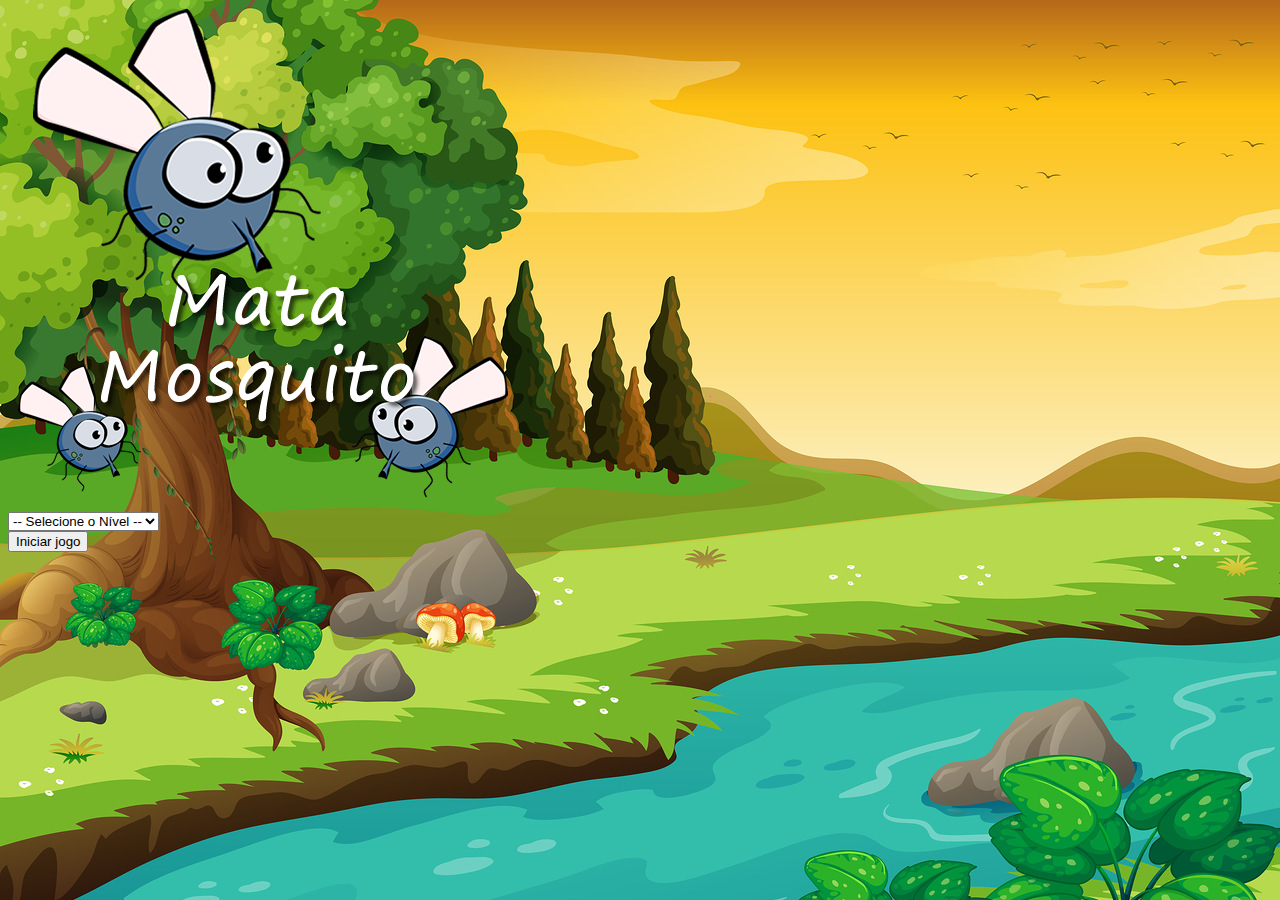
<file: index.html>
<!DOCTYPE html>
<html>
	<head>
		<title></title>

		<meta charset="utf-8">
		<link href="https://cdn.jsdelivr.net/npm/bootstrap@5.3.0-alpha1/dist/css/bootstrap.min.css" rel="stylesheet" integrity="sha384-GLhlTQ8iRABdZLl6O3oVMWSktQOp6b7In1Zl3/Jr59b6EGGoI1aFkw7cmDA6j6gD" crossorigin="anonymous">

		<link rel="stylesheet" type="text/css" href="estilo.css">

		<script type="text/javascript">
			function iniciarJogo(){
				var nivel = document.getElementById('nivel').value

				if (nivel === ''){
					alert('Selecione um nivel para iniciar o jogo')
					return false
				}

				window.location.href = "app.html?" + nivel
			}
		</script>
	</head>
	<body>
		<div class="container">
			<div class="row">
				<div class="col">
					<div class="d-flex justify-content-center">
						<img src="imagens/game.png">
					</div>
				</div>
			</div>


			<div class="row">
				<div class="col">
					<div class="d-flex justify-content-center">
						<div class="mb-2">
							<select class="form-control" id="nivel">
								<option value="">-- Selecione o Nível --</option>
								<option value="normal">Normal</option>
								<option value="dificil">Dificil</option>
								<option value="muitoDificil">Muito Dificil</option>
							</select>
						</div>
					</div>
				</div>
			</div>		

			<div class="row">
				<div class="col">
					<div class="d-flex justify-content-center">
						<button type="button" class="btn btn-primary btn-lg" onclick="iniciarJogo()">Iniciar jogo</button>
					</div>
				</div>
			</div>

		</div>

	</body>
</html>
</file>
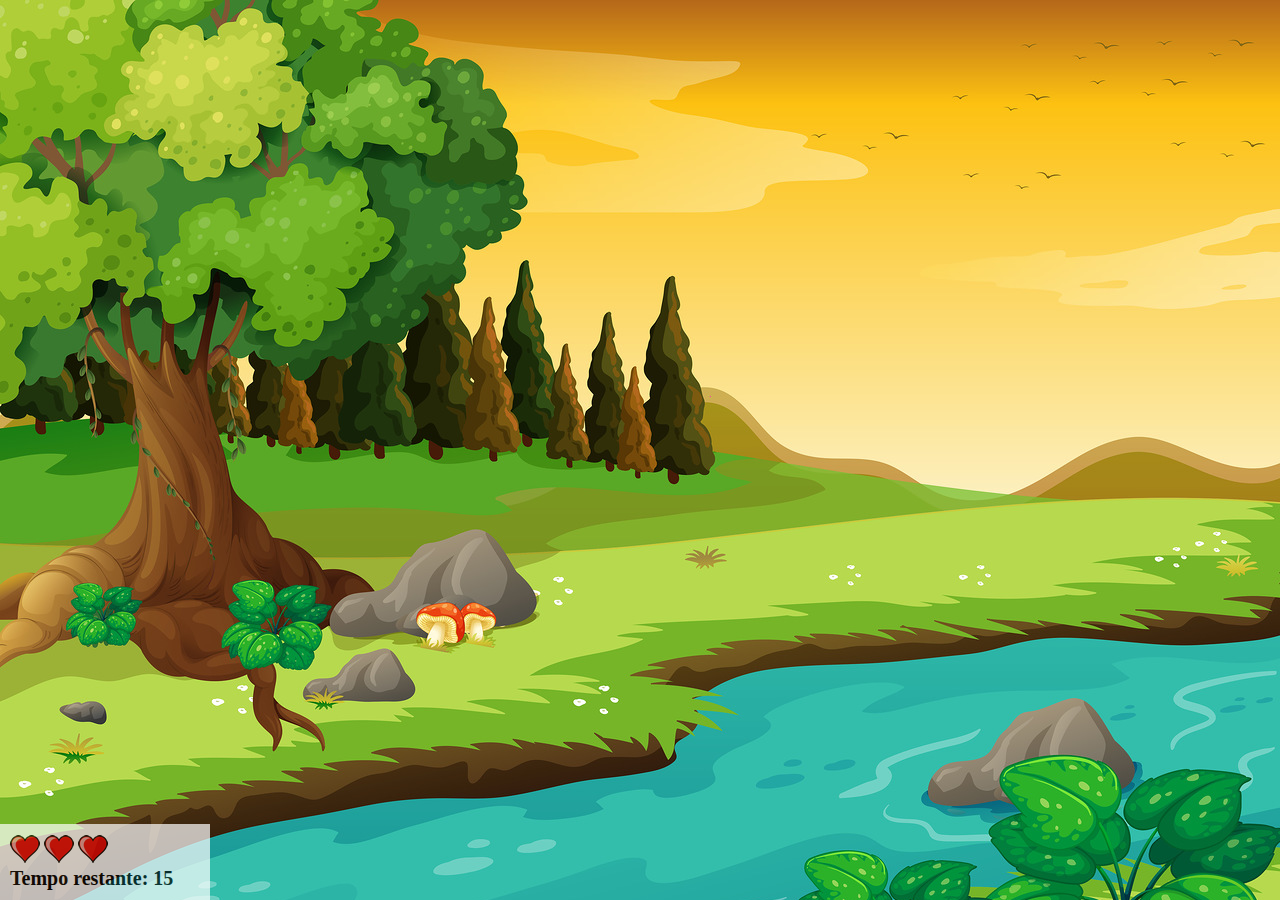
<file: app.html>
<!DOCTYPE html>
<html lang="pt-br">
	<head>
	    <meta charset="UTF-8">
	    <meta http-equiv="X-UA-Compatible" content="IE=edge">
	    <meta name="viewport" content="width=device-width, initial-scale=1.0">
	    <title>Javascript</title>


		<link rel="stylesheet" type="text/css" href="estilo.css">
		<script src="jogo.js"></script>

	 
	</head>
	<body onresize="ajustaTamanhoPalcoJogo()">
	  
		<div class="painel">
			<div class="vida">
				<img id="v1" src="imagens/coracao_cheio.png">
				<img id="v2" src="imagens/coracao_cheio.png">
				<img id="v3" src="imagens/coracao_cheio.png">
			</div>
			<div class="cronometro">
				Tempo restante: <span id="cronometro"> </span>
			</div>
		</div>
	  


		<script type="text/javascript">

			document.getElementById('cronometro').innerHTML = tempo


			var criaMosquito = setInterval(function() {
			posicaoRandomica() }, criaMosquitoTempo)

		</script>

	</body>
</html>
</file>
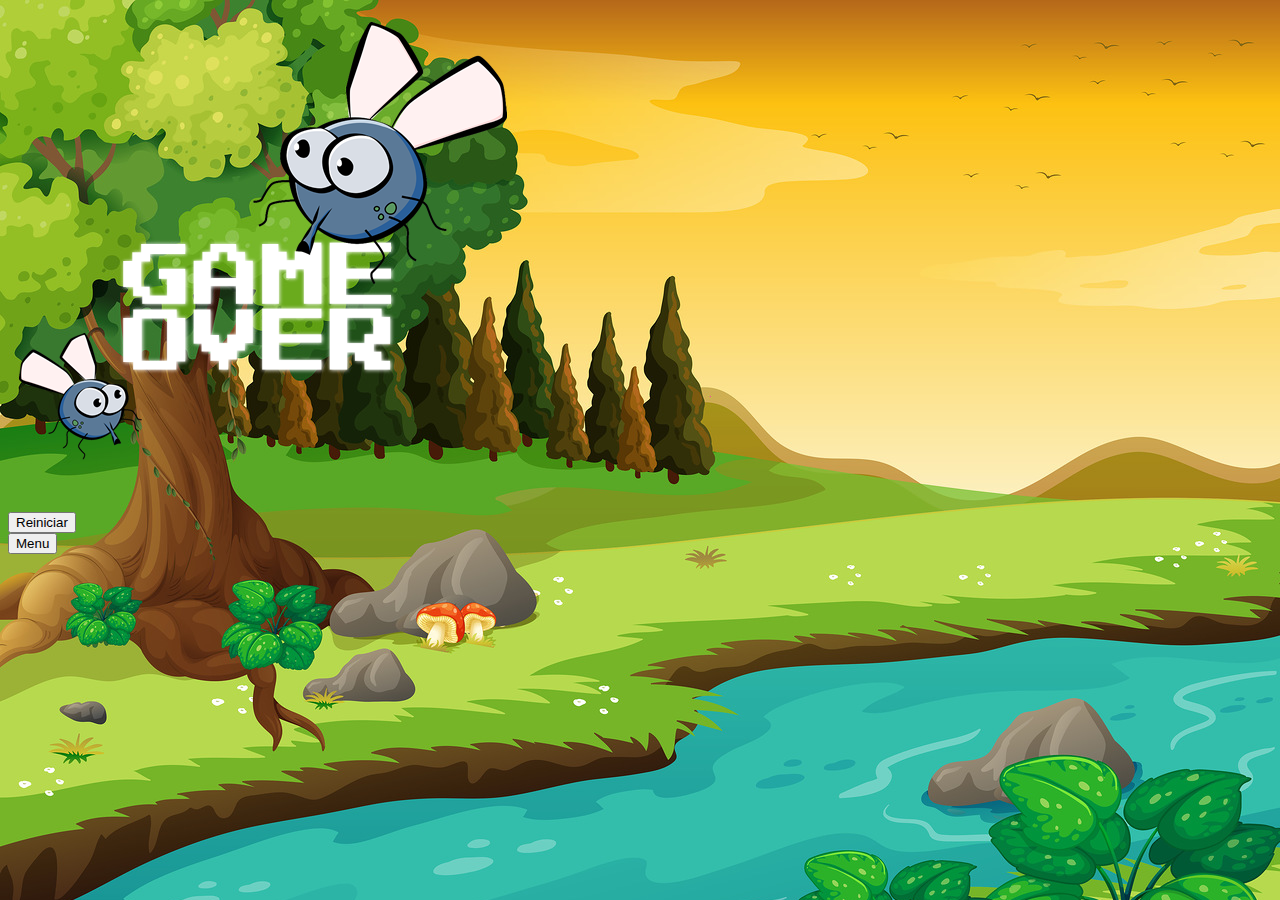
<file: fim_de_jogo.html>
<!DOCTYPE html>
<html>
	<head>
		<title></title>
		<link href="https://cdn.jsdelivr.net/npm/bootstrap@5.3.0-alpha1/dist/css/bootstrap.min.css" rel="stylesheet" integrity="sha384-GLhlTQ8iRABdZLl6O3oVMWSktQOp6b7In1Zl3/Jr59b6EGGoI1aFkw7cmDA6j6gD" crossorigin="anonymous">

		<link rel="stylesheet" type="text/css" href="estilo.css">
	</head>
	<body>
		<div class="container">
			<div class="row">
				<div class="col">
					<div class="d-flex justify-content-center">
						<img src="imagens/game_over.png">
					</div>
				</div>
			</div>


			<div class="row">
				<div class="col-md">
					<div class="d-flex justify-content-center">
						<button type="button" class="btn btn-dark btn-lg" onclick="window.location.href = 'app.html'">Reiniciar</button>
					</div>
				</div>
			</div>

			<div class="row">
				<div class="col-md">
					<div class="d-flex justify-content-center mt-5">
						<button type="button" class="btn btn-warning btn-lg" onclick="window.location.href = 'index.html'">Menu</button>
					</div>
				</div>
			</div>

		</div>

	</body>
</html>
</file>
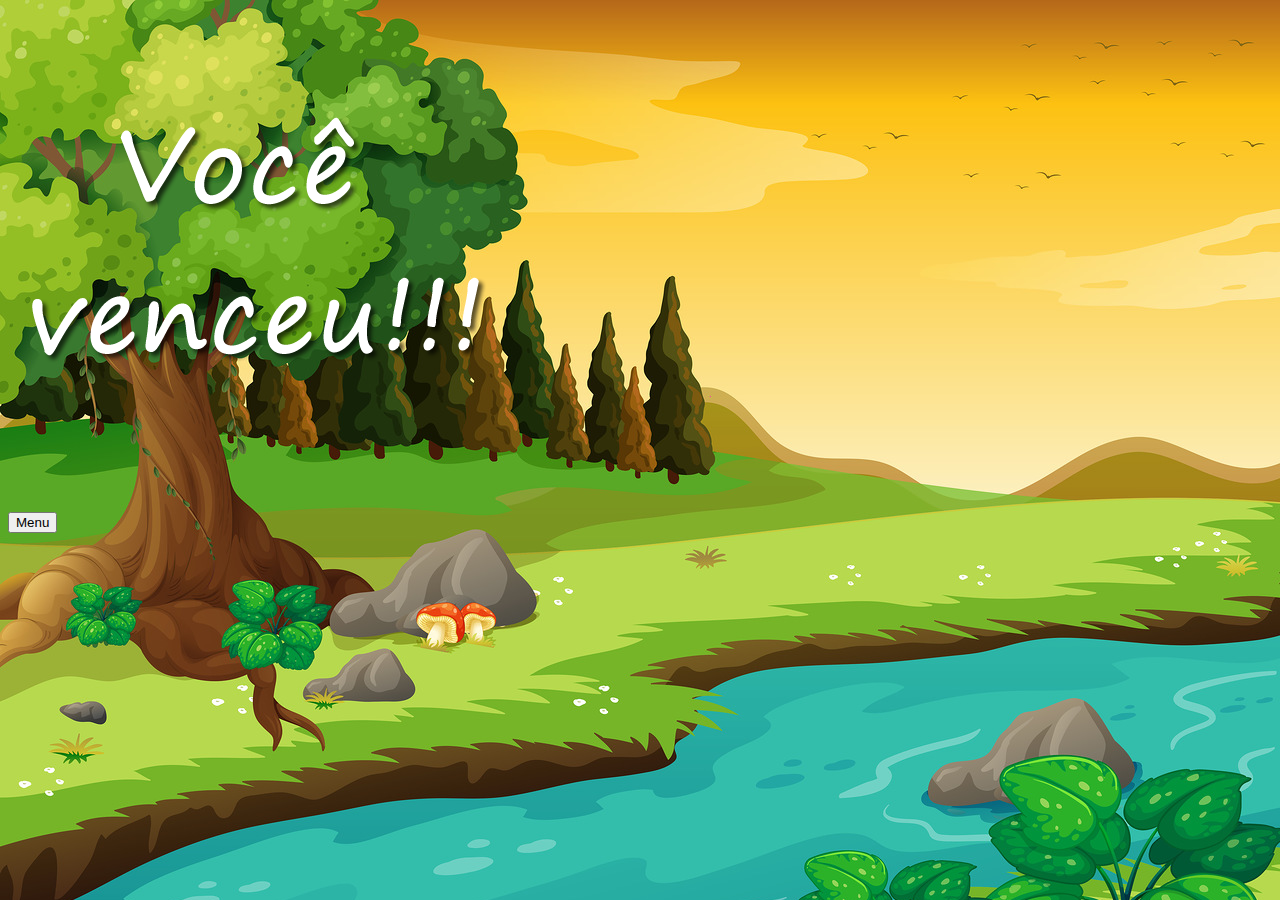
<file: vitoria.html>
<!DOCTYPE html>
<html>
	<head>
		<title></title>
		<link href="https://cdn.jsdelivr.net/npm/bootstrap@5.3.0-alpha1/dist/css/bootstrap.min.css" rel="stylesheet" integrity="sha384-GLhlTQ8iRABdZLl6O3oVMWSktQOp6b7In1Zl3/Jr59b6EGGoI1aFkw7cmDA6j6gD" crossorigin="anonymous">

		<link rel="stylesheet" type="text/css" href="estilo.css">
	</head>
	<body>
		<div class="container">
			<div class="row">
				<div class="col">
					<div class="d-flex justify-content-center">
						<img src="imagens/vitoria.png">
					</div>
				</div>
			</div>


			<div class="row">
				<div class="col-md">
					<div class="d-flex justify-content-center mt-5">
						<button type="button" class="btn btn-danger btn-lg" onclick="window.location.href = 'index.html'">Menu</button>
					</div>
				</div>
			</div>

		</div>

	</body>
</html>
</file>
<file: estilo.css>
html{
	cursor: url(imagens/mata_mosquito.png) 30 30, auto;
}


body {
	background-image: url(imagens/bg.jpg);
	background-repeat: no-repeat;
	background-size: 100%;
}


.mosquito1 {
	width: 50px;
	height: 50px;
}

.mosquito2 {
	width: 70px;
	height: 70px;
}

.mosquito3 {
	width: 110px;
	height: 110px;
}

.ladoA{
	transform: scaleX(1);
}

/*inverter o lado da imagem*/
.ladoB{
	transform: scaleX(-1);
}

.painel{
	position: absolute;
	width: 190px;
	padding: 10px;
	bottom: 0px;
	left: 0px;
	border-top: solid 1px #fff;
	background-color: #fff;
	opacity: 0.7;
}


.vida{
	float: left;
}

.cronometro{
	float: left;
	font-size: 20px;
	font-weight: bold;
}
</file>
